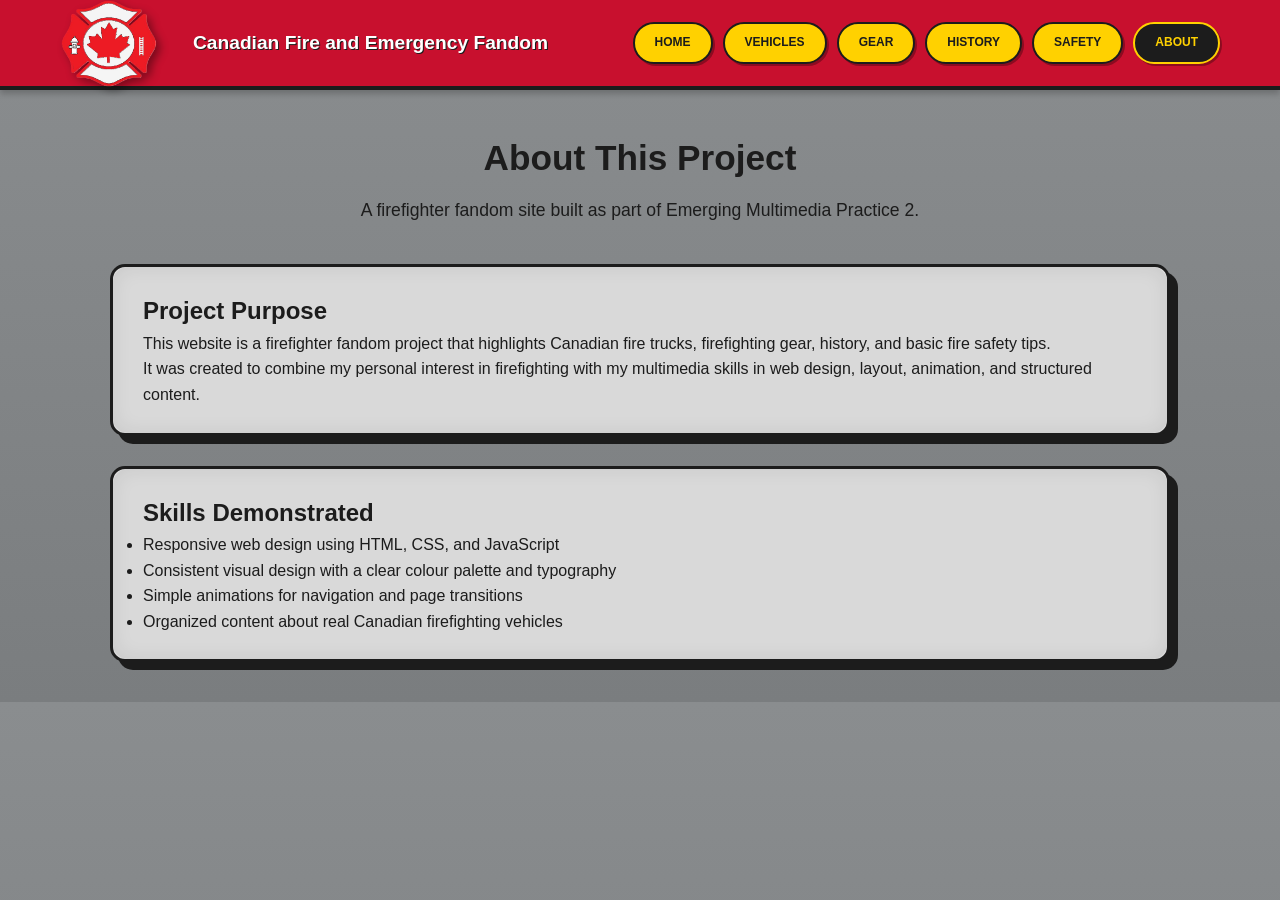
<file: about.html>
<!DOCTYPE html>
<html lang="en">
<head>
  <meta charset="UTF-8">
  <title>About – Canadian Fire Fandom</title>
  <meta name="viewport" content="width=device-width, initial-scale=1.0">
  <link rel="stylesheet" href="CSS/styles.css">
</head>
<body>
<header class="site-header">
  <div class="header-inner">
    <div class="logo-title-group">
      <img src="Assets/Images/Canadian Firefighter Logo for the Website (2).png" alt="Logo" class="logo">
      <span class="site-title">Canadian Fire and Emergency Fandom</span>
    </div>
    <nav class="main-nav" id="mainNav">
      <a href="index.html" class="nav-btn">Home</a>
      <a href="firefighting-vehicles.html" class="nav-btn">Vehicles</a>
      <a href="gear.html" class="nav-btn">Gear</a>
      <a href="history.html" class="nav-btn">History</a>
      <a href="firesafety.html" class="nav-btn">Safety</a>
      <a href="about.html" class="nav-btn active">About</a>
    </nav>
    <div class="hamburger" onclick="document.getElementById('mainNav').classList.toggle('open')">☰</div>
  </div>
</header>

<main class="container">
  <h1 class="page-title">About This Project</h1>
  <p class="page-subtitle">A firefighter fandom site built as part of Emerging Multimedia Practice 2.</p>
  <div class="section-block">
    <h2>Project Purpose</h2>
    <p>This website is a firefighter fandom project that highlights Canadian fire trucks, firefighting gear, history, and basic fire safety tips.</p>
    <p>It was created to combine my personal interest in firefighting with my multimedia skills in web design, layout, animation, and structured content.</p>
  </div>
  <div class="section-block">
    <h2>Skills Demonstrated</h2>
    <ul>
      <li>Responsive web design using HTML, CSS, and JavaScript</li>
      <li>Consistent visual design with a clear colour palette and typography</li>
      <li>Simple animations for navigation and page transitions</li>
      <li>Organized content about real Canadian firefighting vehicles</li>
    </ul>
  </div>
</main>
</body>
</html>
</file>
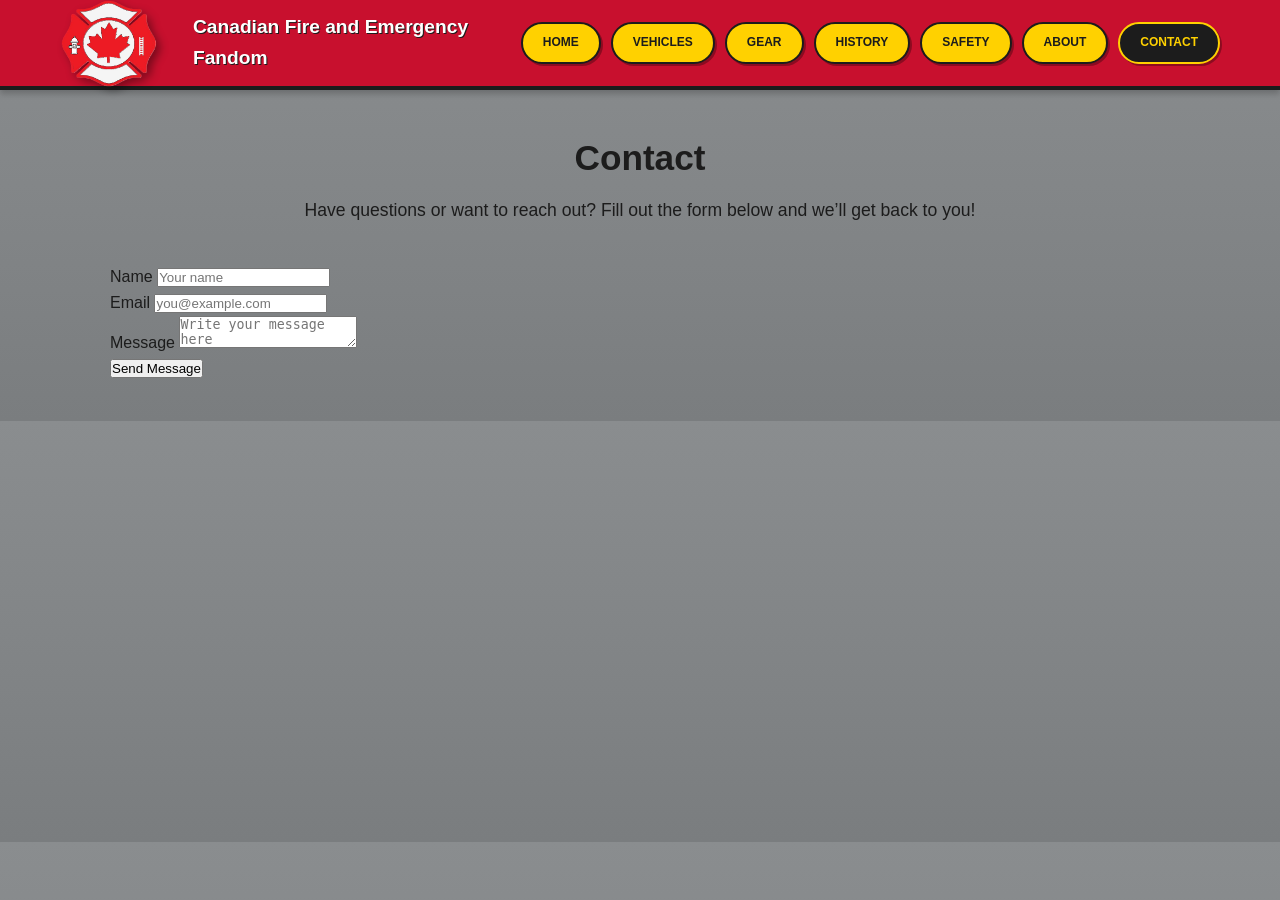
<file: contact.html>
<!DOCTYPE html>
<html lang="en">
<head>
  <meta charset="UTF-8">
  <title>Contact – Canadian Fire Fandom</title>
  <meta name="viewport" content="width=device-width, initial-scale=1.0">
  <link rel="stylesheet" href="CSS/styles.css">
</head>
<body>

<header class="site-header">
  <div class="header-inner">
    <div class="logo-title-group">
      <img src="Assets/Images/Canadian Firefighter Logo for the Website (2).png" alt="Logo" class="logo">
      <span class="site-title">Canadian Fire and Emergency Fandom</span>
    </div>

    <nav class="main-nav" id="mainNav">
      <a href="index.html" class="nav-btn">Home</a>
      <a href="firefighting-vehicles.html" class="nav-btn">Vehicles</a>
      <a href="gear.html" class="nav-btn">Gear</a>
      <a href="history.html" class="nav-btn">History</a>
      <a href="firesafety.html" class="nav-btn">Safety</a>
      <a href="about.html" class="nav-btn">About</a>
      <a href="contact.html" class="nav-btn active">Contact</a>
    </nav>

    <div class="hamburger" onclick="document.getElementById('mainNav').classList.toggle('open')">☰</div>
  </div>
</header>

<main class="container">
  <h1 class="page-title">Contact</h1>
  <p class="page-subtitle" style="text-align:center; margin-bottom:40px;">
    Have questions or want to reach out? Fill out the form below and we’ll get back to you!
  </p>

  <form class="contact-form">
    <div>
      <label for="name">Name</label>
      <input type="text" id="name" placeholder="Your name">
    </div>

    <div>
      <label for="email">Email</label>
      <input type="email" id="email" placeholder="you@example.com">
    </div>

    <div>
      <label for="message">Message</label>
      <textarea id="message" placeholder="Write your message here"></textarea>
    </div>

    <button type="submit">Send Message</button>
  </form>
</main>

</body>
</html>
</file>
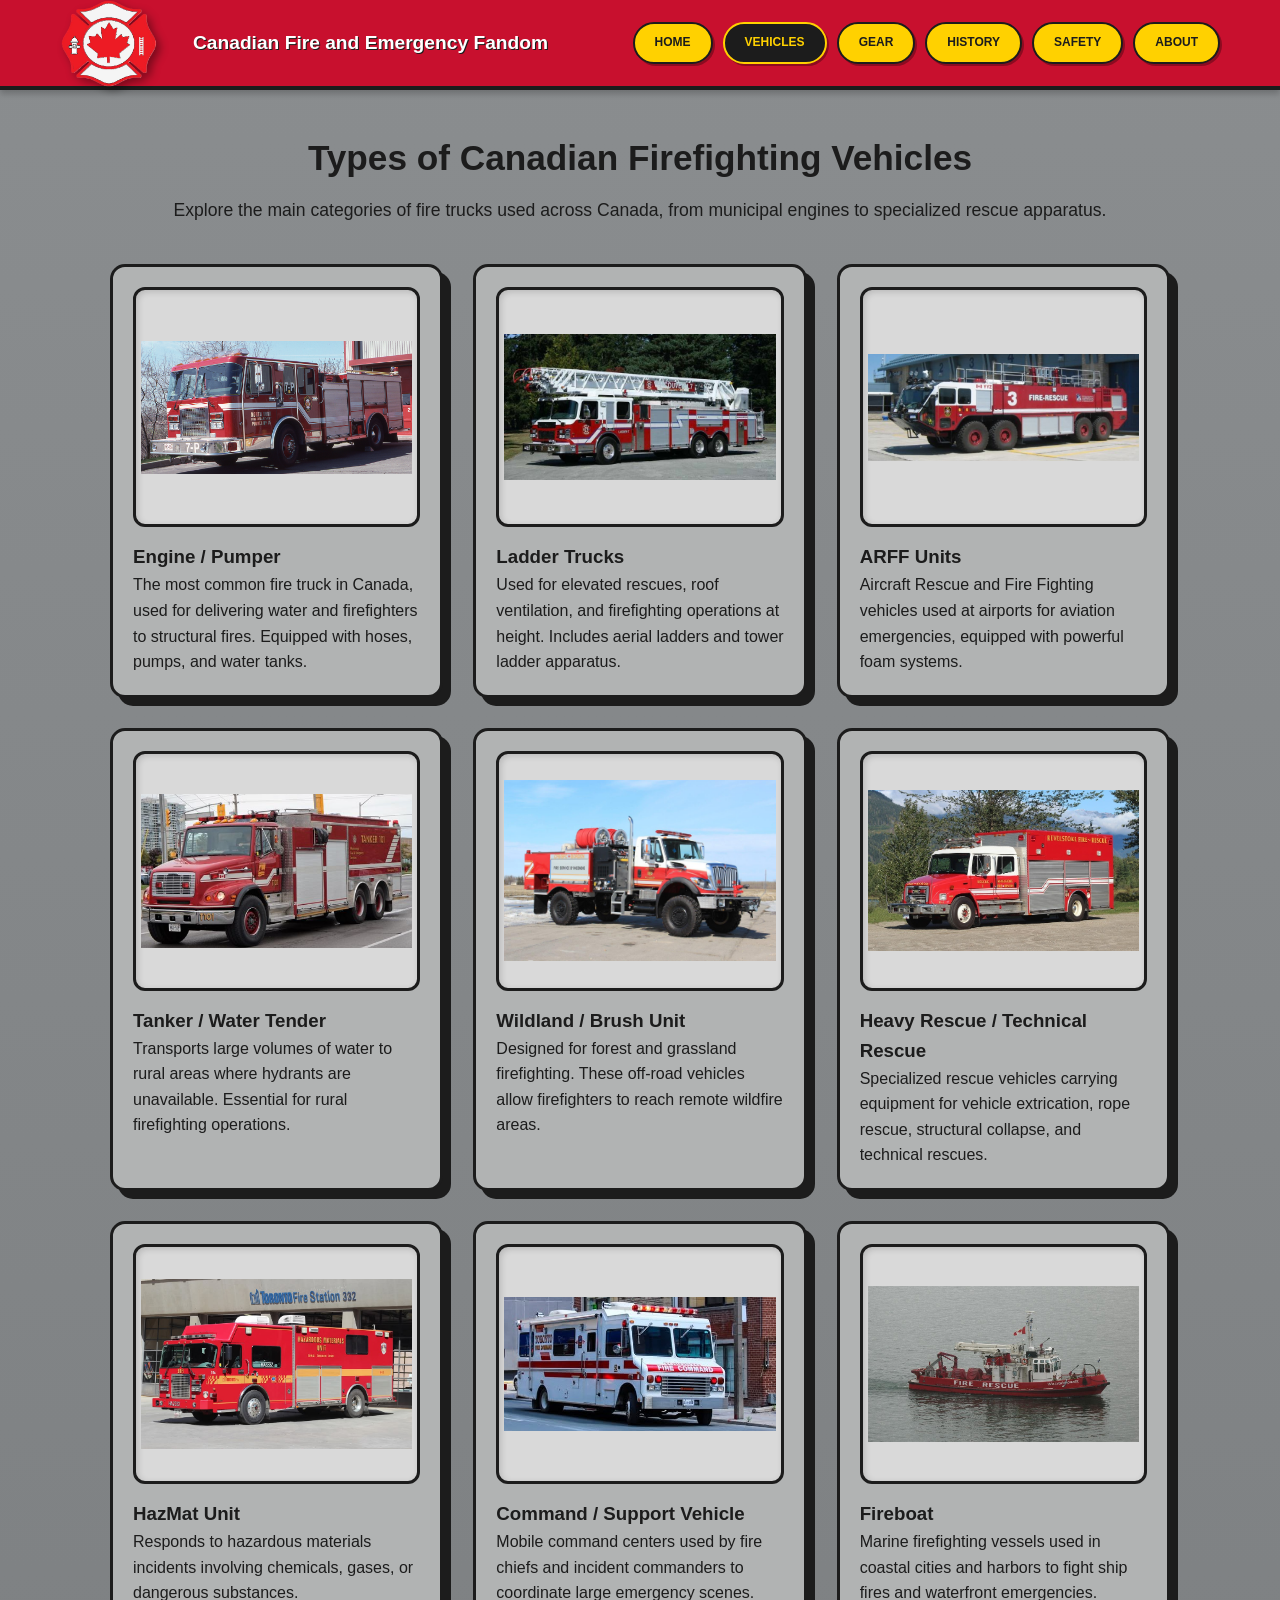
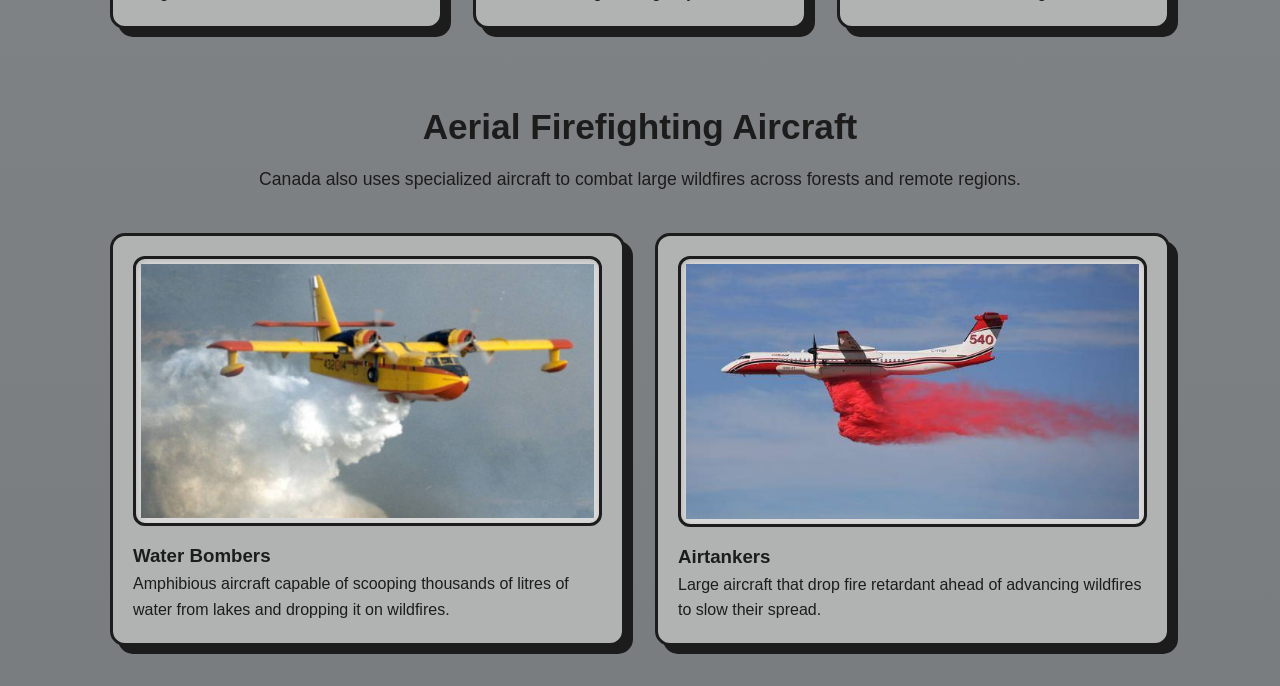
<file: firefighting-vehicles.html>
<!DOCTYPE html>
<html lang="en">
<head>
  <meta charset="UTF-8">
  <title>Vehicles – Canadian Fire Fandom</title>
  <meta name="viewport" content="width=device-width, initial-scale=1.0">
  <link rel="stylesheet" href="CSS/styles.css">
</head>

<body>

<header class="site-header">
  <div class="header-inner">
    <div class="logo-title-group">
      <img src="Assets/Images/Canadian Firefighter Logo for the Website (2).png" alt="Logo" class="logo">
      <span class="site-title">Canadian Fire and Emergency Fandom</span>
    </div>

    <nav class="main-nav" id="mainNav">
      <a href="index.html" class="nav-btn">Home</a>
      <a href="firefighting-vehicles.html" class="nav-btn active">Vehicles</a>
      <a href="gear.html" class="nav-btn">Gear</a>
      <a href="history.html" class="nav-btn">History</a>
      <a href="firesafety.html" class="nav-btn">Safety</a>
      <a href="about.html" class="nav-btn">About</a>
    </nav>

    <div class="hamburger" onclick="document.getElementById('mainNav').classList.toggle('open')">☰</div>
  </div>
</header>


<main class="container">

<h1 class="page-title">Types of Canadian Firefighting Vehicles</h1>
<p class="page-subtitle">
Explore the main categories of fire trucks used across Canada, from municipal engines to specialized rescue apparatus.
</p>


<div class="item-grid">

<!-- Engine / Pumper -->
<div class="item-card">
<div class="image-crop">
<img src="Assets/Screenshot 2026-03-05 162327.png" alt="Engine / Pumper">
</div>
<h3>Engine / Pumper</h3>
<p>The most common fire truck in Canada, used for delivering water and firefighters to structural fires. Equipped with hoses, pumps, and water tanks.</p>
</div>

<!-- Ladder Trucks -->
<div class="item-card">
<div class="image-crop">
<img src="Assets/Aerial Ladder Truck.jpg" alt="Ladder Truck">
</div>
<h3>Ladder Trucks</h3>
<p>Used for elevated rescues, roof ventilation, and firefighting operations at height. Includes aerial ladders and tower ladder apparatus.</p>
</div>

<!-- ARFF -->
<div class="item-card">
<div class="image-crop">
<img src="Assets/Screenshot 2026-03-05 161255.png" alt="ARFF">
</div>
<h3>ARFF Units</h3>
<p>Aircraft Rescue and Fire Fighting vehicles used at airports for aviation emergencies, equipped with powerful foam systems.</p>
</div>

<!-- Tanker -->
<div class="item-card">
<div class="image-crop">
<img src="Assets/Tanker Trucks.png" alt="Tanker Truck">
</div>
<h3>Tanker / Water Tender</h3>
<p>Transports large volumes of water to rural areas where hydrants are unavailable. Essential for rural firefighting operations.</p>
</div>

<!-- Wildland -->
<div class="item-card">
<div class="image-crop">
<img src="Assets/Wildland Firefighting Unit.jpg" alt="Wildland Unit">
</div>
<h3>Wildland / Brush Unit</h3>
<p>Designed for forest and grassland firefighting. These off-road vehicles allow firefighters to reach remote wildfire areas.</p>
</div>

<!-- Heavy Rescue -->
<div class="item-card">
<div class="image-crop">
<img src="Assets/British Columbia Heavy Rescue Vehicle.jpg" alt="Heavy Rescue">
</div>
<h3>Heavy Rescue / Technical Rescue</h3>
<p>Specialized rescue vehicles carrying equipment for vehicle extrication, rope rescue, structural collapse, and technical rescues.</p>
</div>

<!-- HazMat -->
<div class="item-card">
<div class="image-crop">
<img src="Assets/Toronto Hazmat Unit 332.jpg" alt="HazMat">
</div>
<h3>HazMat Unit</h3>
<p>Responds to hazardous materials incidents involving chemicals, gases, or dangerous substances.</p>
</div>

<!-- Command -->
<div class="item-card">
<div class="image-crop">
<img src="Assets/Toronto Fire Command Unit (CMD50).jpg" alt="Command Unit">
</div>
<h3>Command / Support Vehicle</h3>
<p>Mobile command centers used by fire chiefs and incident commanders to coordinate large emergency scenes.</p>
</div>

<!-- Fireboat -->
<div class="item-card">
<div class="image-crop">
<img src="Assets/Fireboat.jpg" alt="Fireboat">
</div>
<h3>Fireboat</h3>
<p>Marine firefighting vessels used in coastal cities and harbors to fight ship fires and waterfront emergencies.</p>
</div>

</div>

<!-- AIRCRAFT SECTION -->

<h1 class="page-title" style="margin-top:70px;">Aerial Firefighting Aircraft</h1>

<p class="page-subtitle">
Canada also uses specialized aircraft to combat large wildfires across forests and remote regions.
</p>

<div class="item-grid">

<div class="item-card">
<div class="image-crop">
<img src="Assets/Canadair CL-215 (Water Bomber).jpg" alt="Water Bomber">
</div>
<h3>Water Bombers</h3>
<p>Amphibious aircraft capable of scooping thousands of litres of water from lakes and dropping it on wildfires.</p>
</div>

<div class="item-card">
<div class="image-crop">
<img src="Assets/Canadian Firefighting Air Tanker.jpg" alt="Airtanker">
</div>
<h3>Airtankers</h3>
<p>Large aircraft that drop fire retardant ahead of advancing wildfires to slow their spread.</p>
</div>

</main>

</body>
</html>
</file>
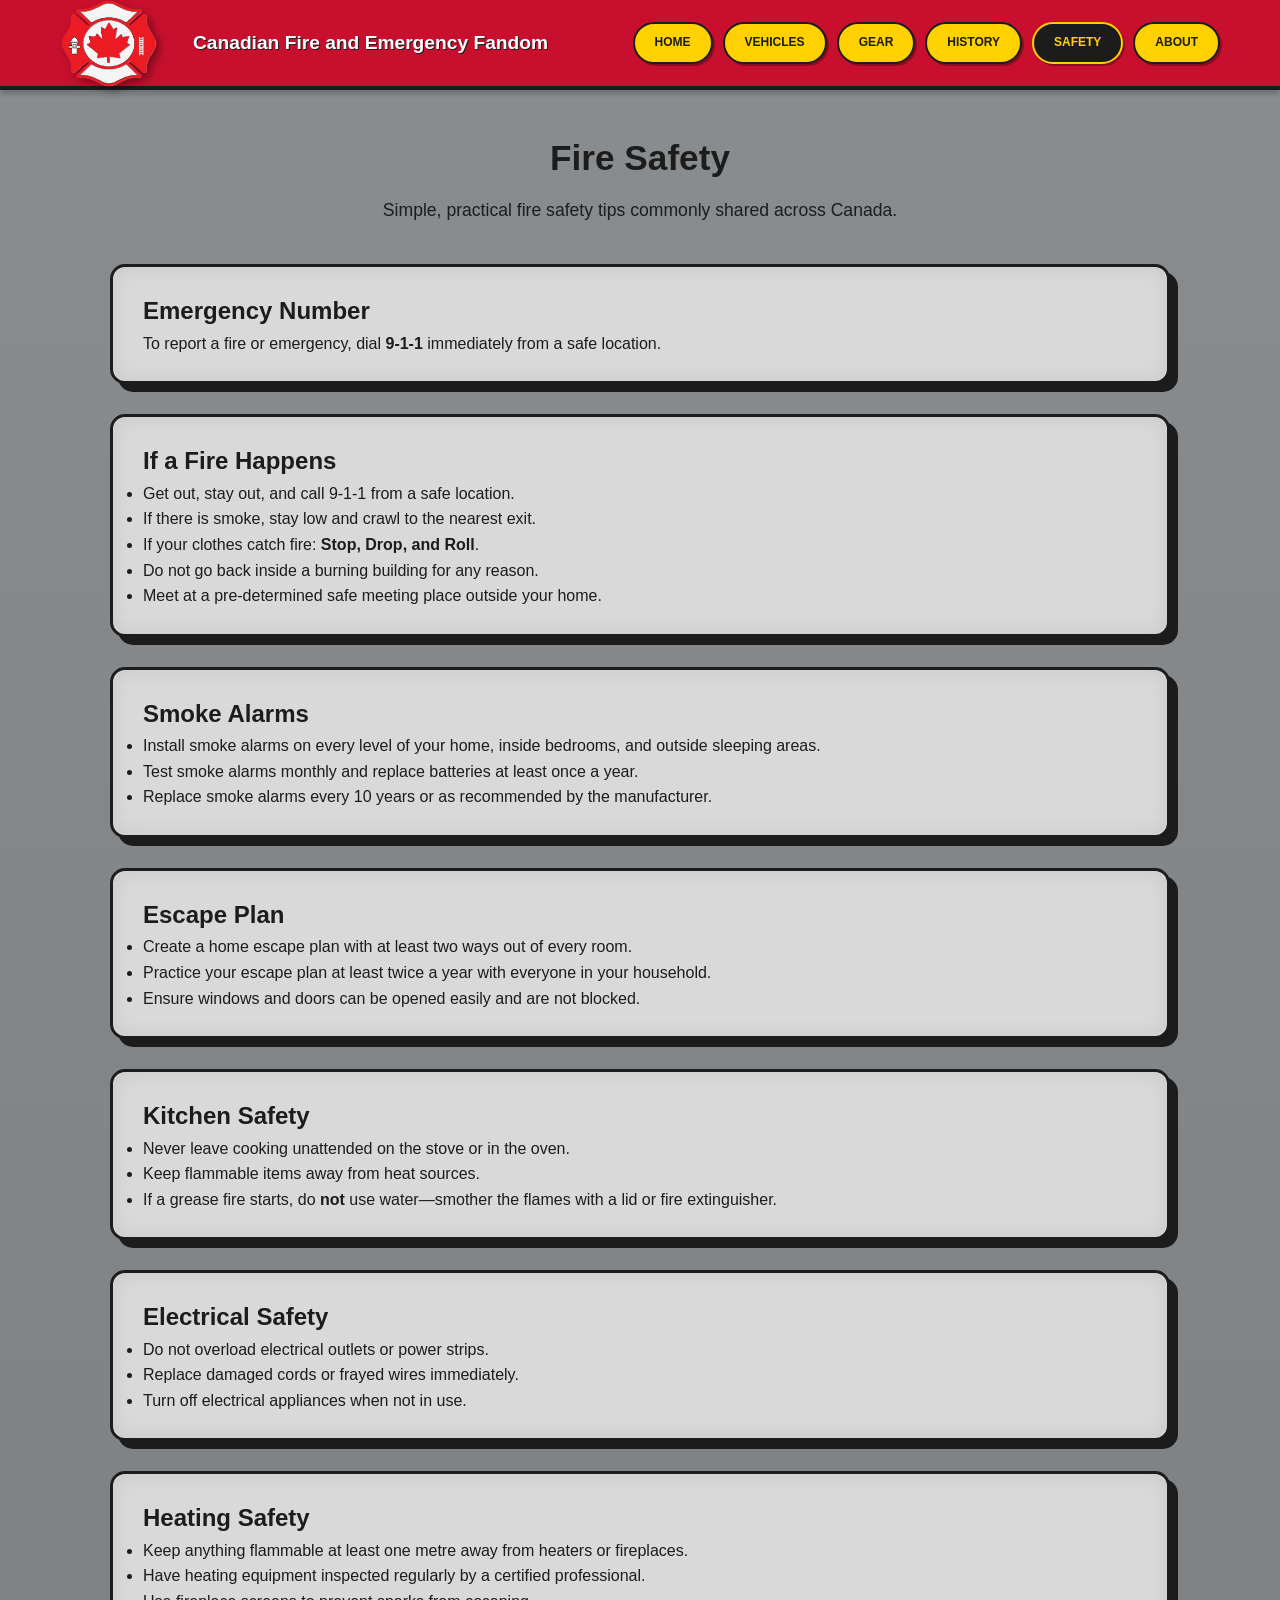
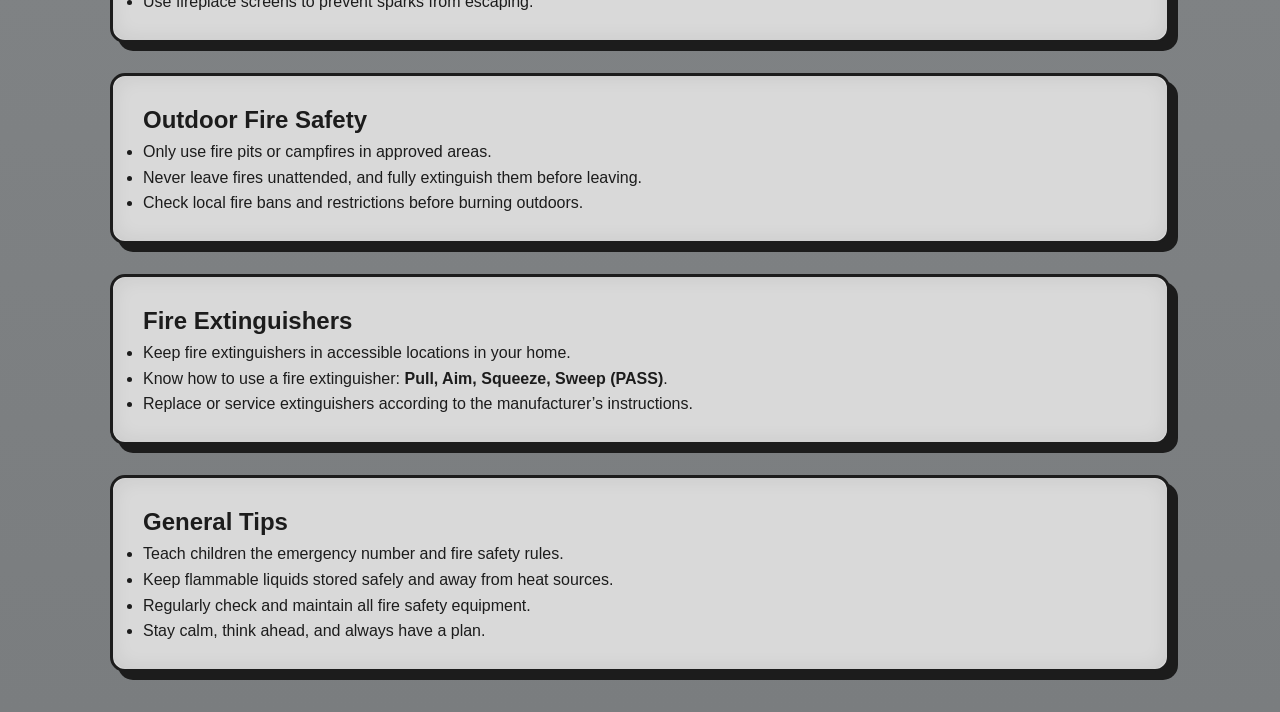
<file: firesafety.html>
<!DOCTYPE html>
<html lang="en">
<head>
  <meta charset="UTF-8">
  <title>Fire Safety – Canadian Fire and Emergency Fandom</title>
  <meta name="viewport" content="width=device-width, initial-scale=1.0">
  <link rel="stylesheet" href="CSS/styles.css">
</head>
<body>
<header class="site-header">
  <div class="header-inner">
    <div class="logo-title-group">
      <img src="Assets/Images/Canadian Firefighter Logo for the Website (2).png" alt="Logo" class="logo">
      <span class="site-title">Canadian Fire and Emergency Fandom</span>
    </div>
    <nav class="main-nav" id="mainNav">
      <a href="index.html" class="nav-btn">Home</a>
      <a href="firefighting-vehicles.html" class="nav-btn">Vehicles</a>
      <a href="gear.html" class="nav-btn">Gear</a>
      <a href="history.html" class="nav-btn">History</a>
      <a href="firesafety.html" class="nav-btn active">Safety</a>
      <a href="about.html" class="nav-btn">About</a>
    </nav>
    <div class="hamburger" onclick="document.getElementById('mainNav').classList.toggle('open')">☰</div>
  </div>
</header>

<main class="container">
  <h1 class="page-title">Fire Safety</h1>
  <p class="page-subtitle">Simple, practical fire safety tips commonly shared across Canada.</p>

  <div class="section-block">
    <h2>Emergency Number</h2>
    <p>To report a fire or emergency, dial <strong>9-1-1</strong> immediately from a safe location.</p>
  </div>

  <div class="section-block">
    <h2>If a Fire Happens</h2>
    <ul>
      <li>Get out, stay out, and call 9-1-1 from a safe location.</li>
      <li>If there is smoke, stay low and crawl to the nearest exit.</li>
      <li>If your clothes catch fire: <strong>Stop, Drop, and Roll</strong>.</li>
      <li>Do not go back inside a burning building for any reason.</li>
      <li>Meet at a pre-determined safe meeting place outside your home.</li>
    </ul>
  </div>

  <div class="section-block">
    <h2>Smoke Alarms</h2>
    <ul>
      <li>Install smoke alarms on every level of your home, inside bedrooms, and outside sleeping areas.</li>
      <li>Test smoke alarms monthly and replace batteries at least once a year.</li>
      <li>Replace smoke alarms every 10 years or as recommended by the manufacturer.</li>
    </ul>
  </div>

  <div class="section-block">
    <h2>Escape Plan</h2>
    <ul>
      <li>Create a home escape plan with at least two ways out of every room.</li>
      <li>Practice your escape plan at least twice a year with everyone in your household.</li>
      <li>Ensure windows and doors can be opened easily and are not blocked.</li>
    </ul>
  </div>

  <div class="section-block">
    <h2>Kitchen Safety</h2>
    <ul>
      <li>Never leave cooking unattended on the stove or in the oven.</li>
      <li>Keep flammable items away from heat sources.</li>
      <li>If a grease fire starts, do <strong>not</strong> use water—smother the flames with a lid or fire extinguisher.</li>
    </ul>
  </div>

  <div class="section-block">
    <h2>Electrical Safety</h2>
    <ul>
      <li>Do not overload electrical outlets or power strips.</li>
      <li>Replace damaged cords or frayed wires immediately.</li>
      <li>Turn off electrical appliances when not in use.</li>
    </ul>
  </div>

  <div class="section-block">
    <h2>Heating Safety</h2>
    <ul>
      <li>Keep anything flammable at least one metre away from heaters or fireplaces.</li>
      <li>Have heating equipment inspected regularly by a certified professional.</li>
      <li>Use fireplace screens to prevent sparks from escaping.</li>
    </ul>
  </div>

  <div class="section-block">
    <h2>Outdoor Fire Safety</h2>
    <ul>
      <li>Only use fire pits or campfires in approved areas.</li>
      <li>Never leave fires unattended, and fully extinguish them before leaving.</li>
      <li>Check local fire bans and restrictions before burning outdoors.</li>
    </ul>
  </div>

  <div class="section-block">
    <h2>Fire Extinguishers</h2>
    <ul>
      <li>Keep fire extinguishers in accessible locations in your home.</li>
      <li>Know how to use a fire extinguisher: <strong>Pull, Aim, Squeeze, Sweep (PASS)</strong>.</li>
      <li>Replace or service extinguishers according to the manufacturer’s instructions.</li>
    </ul>
  </div>

  <div class="section-block">
    <h2>General Tips</h2>
    <ul>
      <li>Teach children the emergency number and fire safety rules.</li>
      <li>Keep flammable liquids stored safely and away from heat sources.</li>
      <li>Regularly check and maintain all fire safety equipment.</li>
      <li>Stay calm, think ahead, and always have a plan.</li>
    </ul>
  </div>
</main>
</body>
</html>
</file>
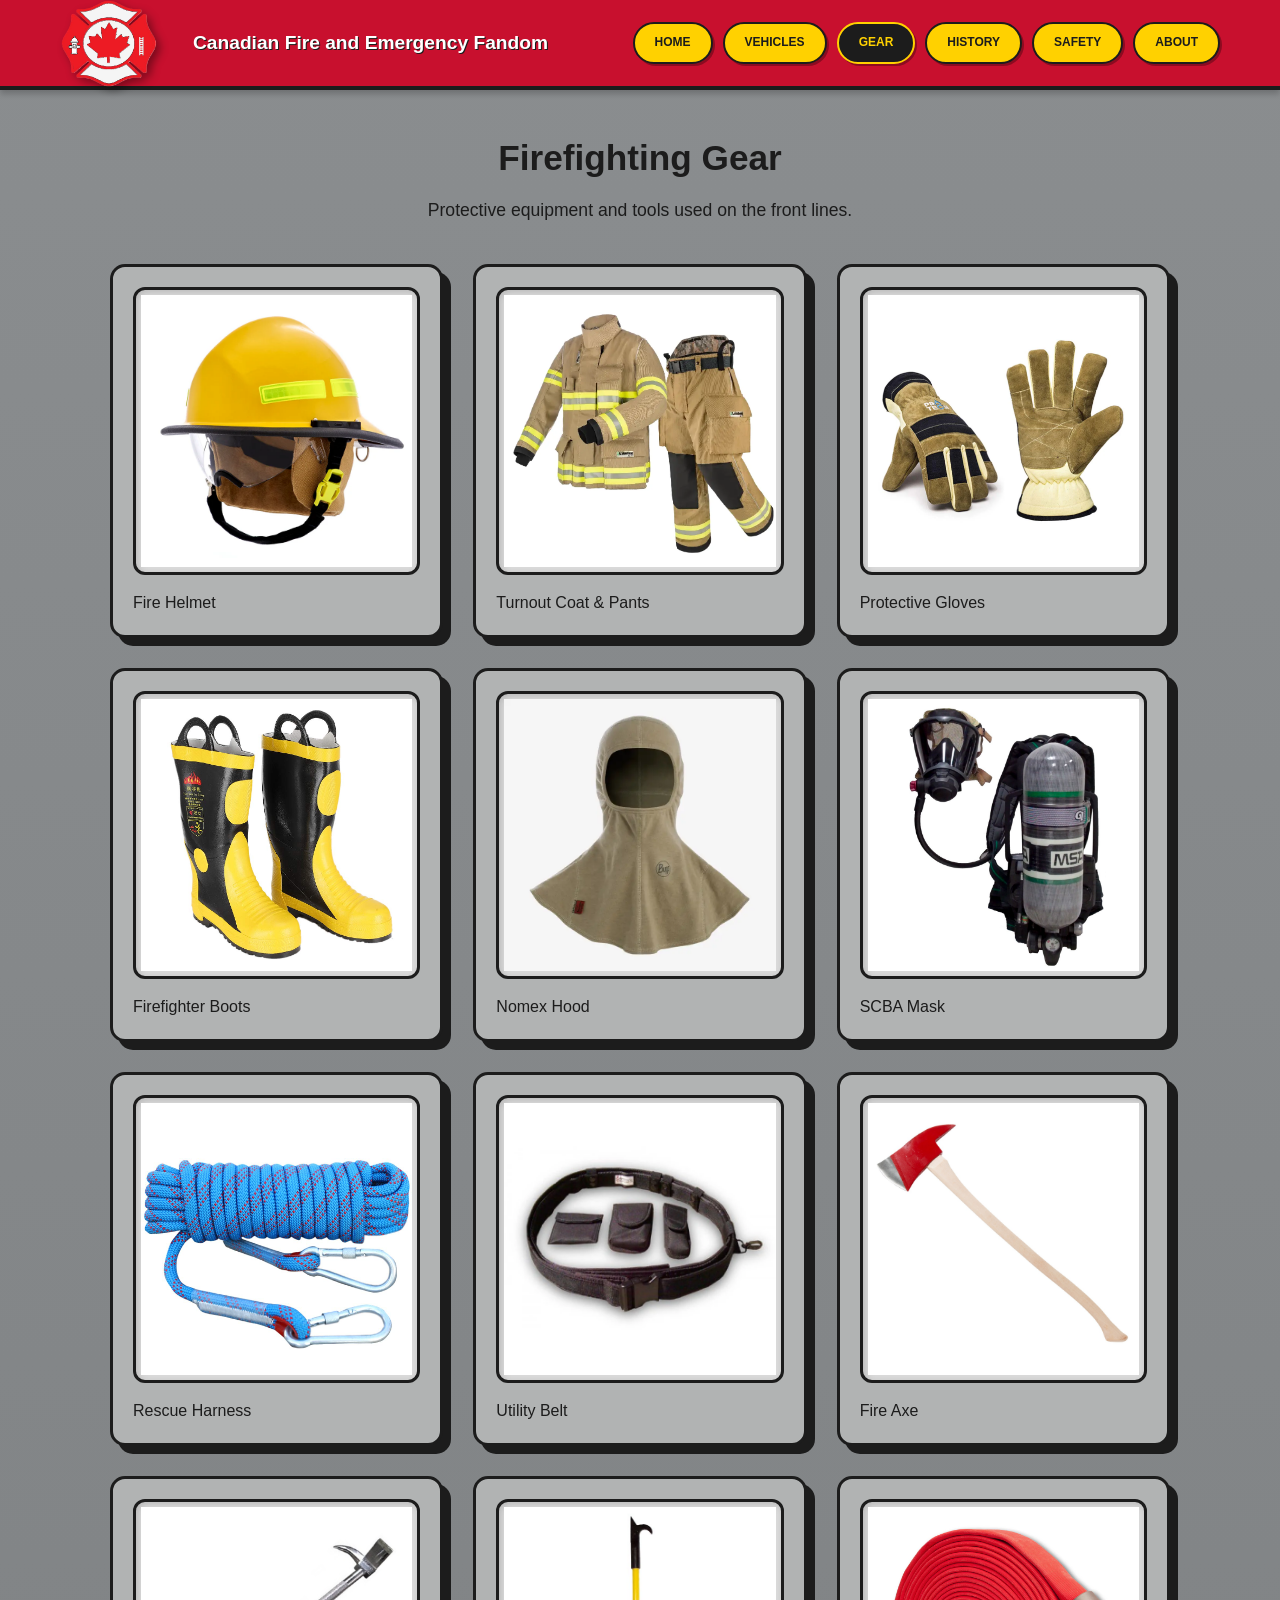
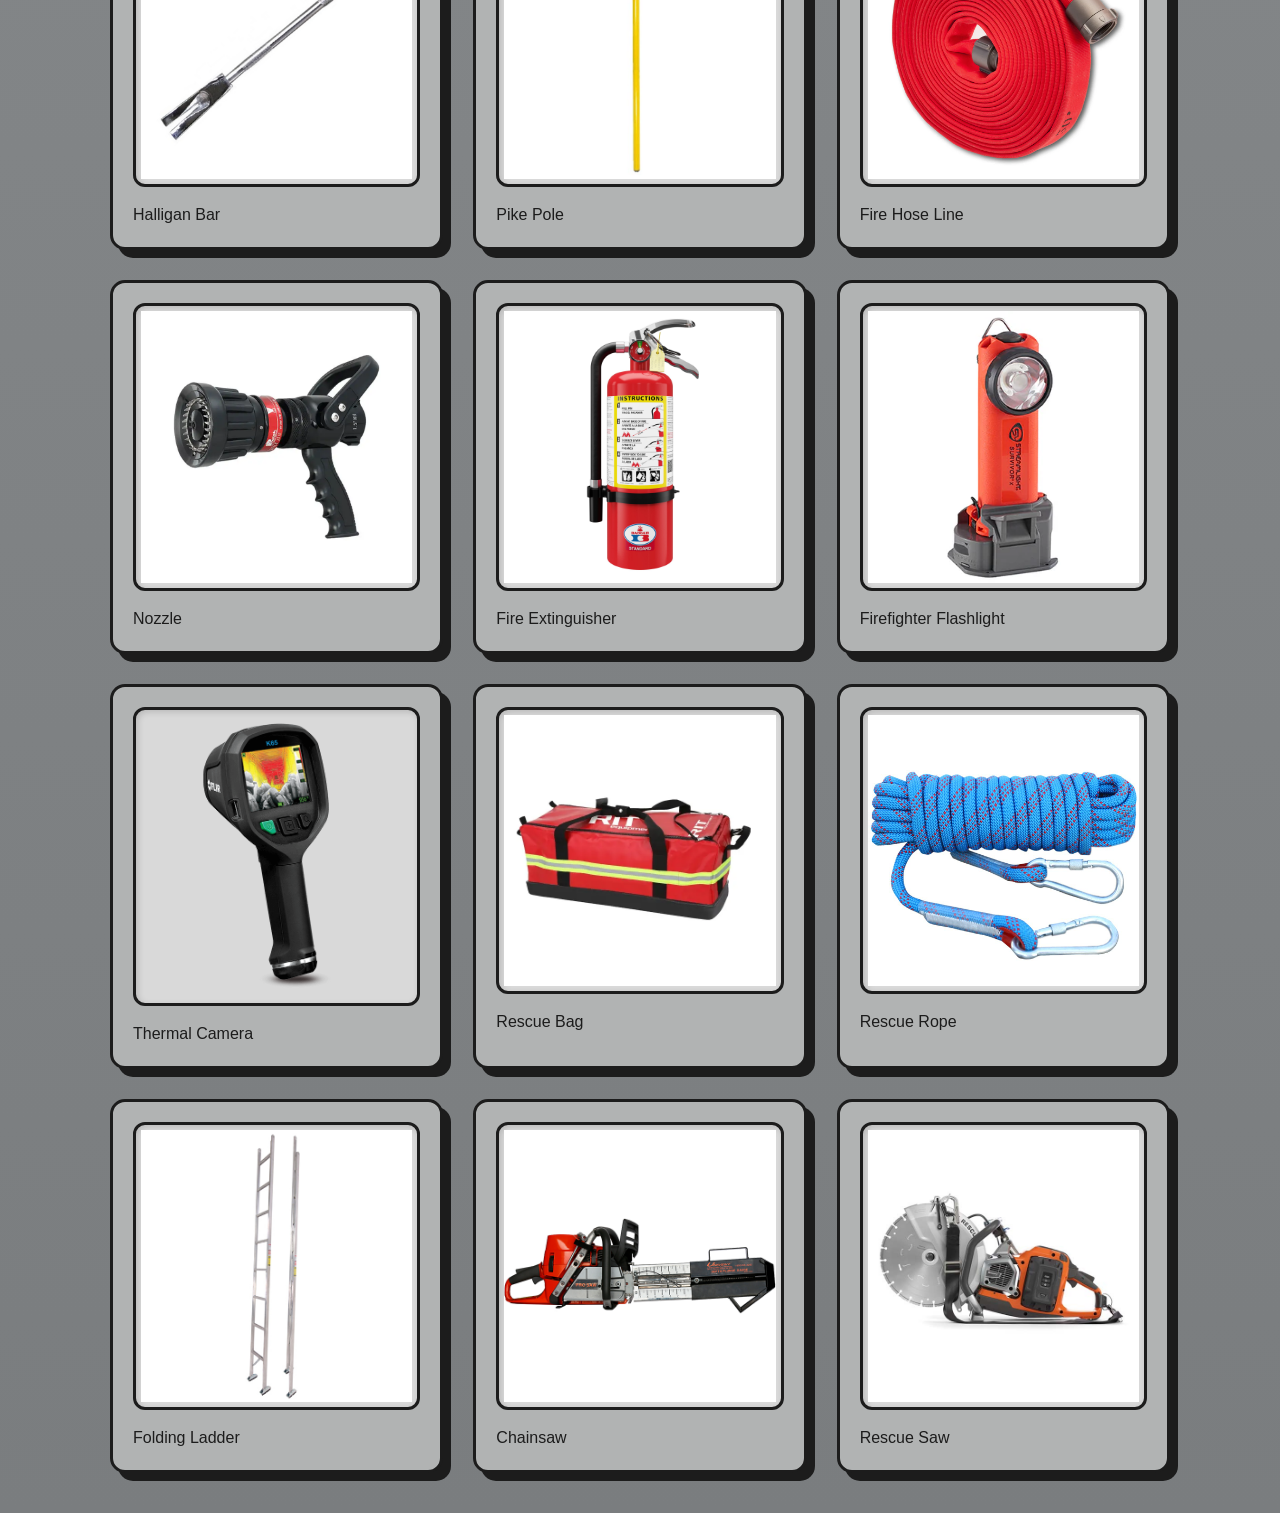
<file: gear.html>
<!DOCTYPE html>
<html lang="en">
<head>
  <meta charset="UTF-8">
  <title>Gear – Canadian Fire Fandom</title>
  <meta name="viewport" content="width=device-width, initial-scale=1.0">
  <link rel="stylesheet" href="CSS/styles.css">
</head>
<body>
<header class="site-header">
  <div class="header-inner">
    <div class="logo-title-group">
      <img src="Assets/Images/Canadian Firefighter Logo for the Website (2).png" alt="Logo" class="logo">
      <span class="site-title">Canadian Fire and Emergency Fandom</span>
    </div>
    <nav class="main-nav" id="mainNav">
      <a href="index.html" class="nav-btn">Home</a>
      <a href="firefighting-vehicles.html" class="nav-btn">Vehicles</a>
      <a href="gear.html" class="nav-btn active">Gear</a>
      <a href="history.html" class="nav-btn">History</a>
      <a href="firesafety.html" class="nav-btn">Safety</a>
      <a href="about.html" class="nav-btn">About</a>
    </nav>
    <div class="hamburger" onclick="document.getElementById('mainNav').classList.toggle('open')">☰</div>
  </div>
</header>

<main class="container">
  <h1 class="page-title">Firefighting Gear</h1>
  <p class="page-subtitle">Protective equipment and tools used on the front lines.</p>
  
  <div class="truck-grid">
    <!-- Worn Gear -->
    <div class="truck-card">
      <div class="image-crop"><img src="Assets/Firefighting Equipment and Gear/Fire Helmet.webp" alt="Helmet"></div>
      <span class="truck-btn">Fire Helmet</span>
    </div>
    <div class="truck-card">
      <div class="image-crop"><img src="Assets/Firefighting Equipment and Gear/Turnout Gear.webp" alt="Turnout Gear (Pants and Jacket)"></div>
      <span class="truck-btn">Turnout Coat & Pants</span>
    </div>
    <div class="truck-card">
      <div class="image-crop"><img src="Assets/Firefighting Equipment and Gear/Firefighting Gloves.webp" alt="Gloves"></div>
      <span class="truck-btn">Protective Gloves</span>
    </div>
    <div class="truck-card">
      <div class="image-crop"><img src="Assets/Firefighting Equipment and Gear/Firefighting Boots.jpg" alt="Boots"></div>
      <span class="truck-btn">Firefighter Boots</span>
    </div>
    <div class="truck-card">
      <div class="image-crop"><img src="Assets/Firefighting Equipment and Gear/Nomex Hood.webp" alt="Nomex Hood"></div>
      <span class="truck-btn">Nomex Hood</span>
    </div>
    <div class="truck-card">
      <div class="image-crop"><img src="Assets/Firefighting Equipment and Gear/SCBA (Self Contained Breathing Apparatus).jpg" alt="SCBA"></div>
      <span class="truck-btn">SCBA Mask</span>
    </div>
    <div class="truck-card">
      <div class="image-crop"><img src="Assets/Firefighting Equipment and Gear/Rescue Rope.jpg"Cam alt="Rescue Harness"></div>
      <span class="truck-btn">Rescue Harness</span>
    </div>
    <div class="truck-card">
      <div class="image-crop"><img src="Assets/Firefighting Equipment and Gear/Utility Belt.webp" alt="Utility Belt"></div>
      <span class="truck-btn">Utility Belt</span>
    </div>

    <!-- Handheld Equipment -->
    <div class="truck-card">
      <div class="image-crop"><img src="Assets/Firefighting Equipment and Gear/Fire Axe.jpg" alt="Fire Axe"></div>
      <span class="truck-btn">Fire Axe</span>
    </div>
    <div class="truck-card">
      <div class="image-crop"><img src="Assets/Firefighting Equipment and Gear/Haligan Bar.jpg" alt="Halligan Bar"></div>
      <span class="truck-btn">Halligan Bar</span>
    </div>
    <div class="truck-card">
      <div class="image-crop"><img src="Assets/Firefighting Equipment and Gear/Pike Pole.jpg" alt="Pike Pole"></div>
      <span class="truck-btn">Pike Pole</span>
    </div>
    <div class="truck-card">
      <div class="image-crop"><img src="Assets/Firefighting Equipment and Gear/Fire Hose Line.png" alt="Fire Hose"></div>
      <span class="truck-btn">Fire Hose Line</span>
    </div>
        <div class="truck-card">
      <div class="image-crop"><img src="Assets/Firefighting Equipment and Gear/Nozzle.webp" alt="Nozzle"></div>
      <span class="truck-btn">Nozzle</span>
    </div>
    <div class="truck-card">
      <div class="image-crop"><img src="Assets/Firefighting Equipment and Gear/Fire Extinguisher.jpg" alt="Fire Extinguisher"></div>
      <span class="truck-btn">Fire Extinguisher</span>
    </div>
    <div class="truck-card">
      <div class="image-crop"><img src="Assets/Firefighting Equipment and Gear/Flashlight.webp" alt="Flashlight"></div>
      <span class="truck-btn">Firefighter Flashlight</span>
    </div>
    <div class="truck-card">
      <div class="image-crop"><img src="Assets/Firefighting Equipment and Gear/Thermal Imaging Camera.png" alt="Thermal Camera"></div>
      <span class="truck-btn">Thermal Camera</span>
    </div>
    <div class="truck-card">
      <div class="image-crop"><img src="Assets/Firefighting Equipment and Gear/Rescue Bag.webp" alt="Rescue Bag"></div>
      <span class="truck-btn">Rescue Bag</span>
    </div>
    <div class="truck-card">
      <div class="image-crop"><img src="Assets/Firefighting Equipment and Gear/Rescue Rope.jpg" alt="Rescue Rope"></div>
      <span class="truck-btn">Rescue Rope</span>
    </div>
    <div class="truck-card">
      <div class="image-crop"><img src="Assets/Firefighting Equipment and Gear/Folding Ladder.jpg" alt="Folding Ladder"></div>
      <span class="truck-btn">Folding Ladder</span>
    </div>
    <div class="truck-card">
      <div class="image-crop"><img src="Assets/Firefighting Equipment and Gear/Chainsaw.jpg" alt="Chainsaw"></div>
      <span class="truck-btn">Chainsaw</span>
    </div>
    <div class="truck-card">
      <div class="image-crop"><img src="Assets/Firefighting Equipment and Gear/Rescue Saw.jpg" alt="Rescue Saw"></div>
      <span class="truck-btn">Rescue Saw</span>
    </div>
  </div>
</main>
</body>
</html>
</file>
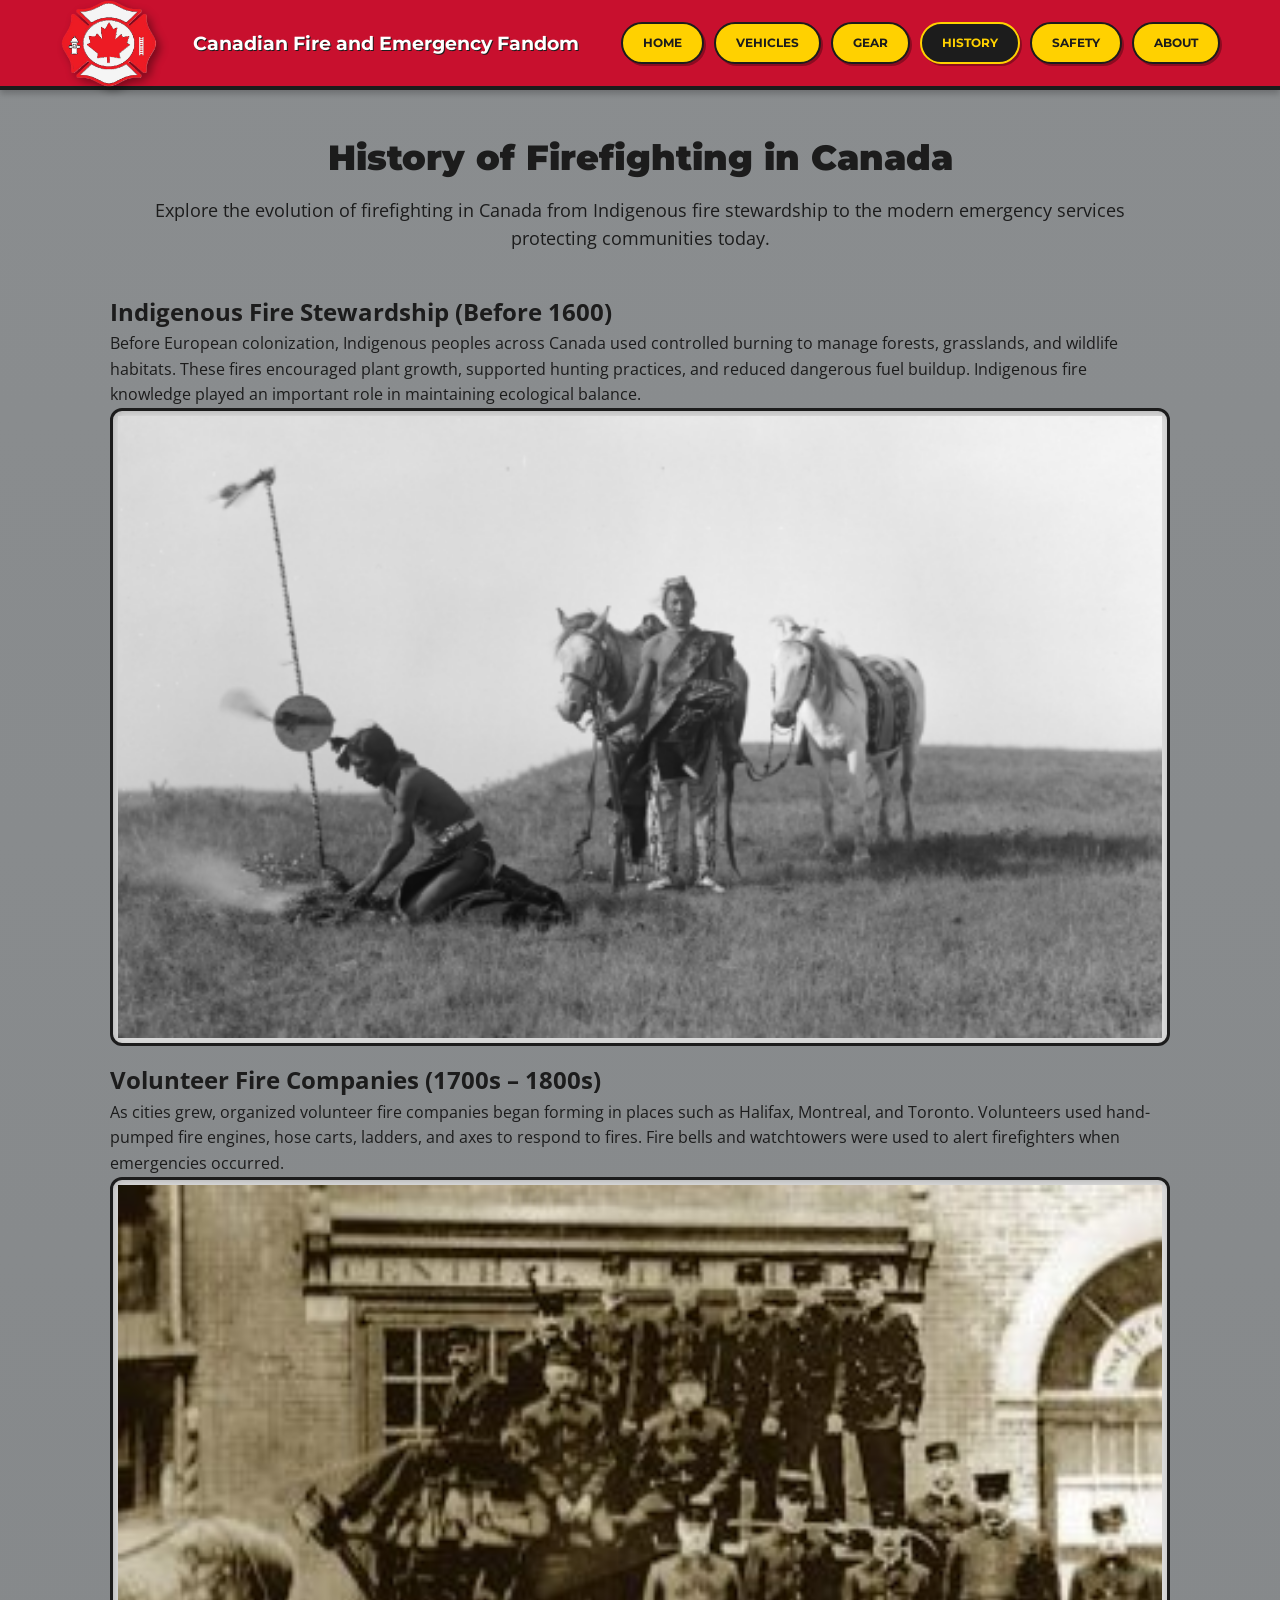
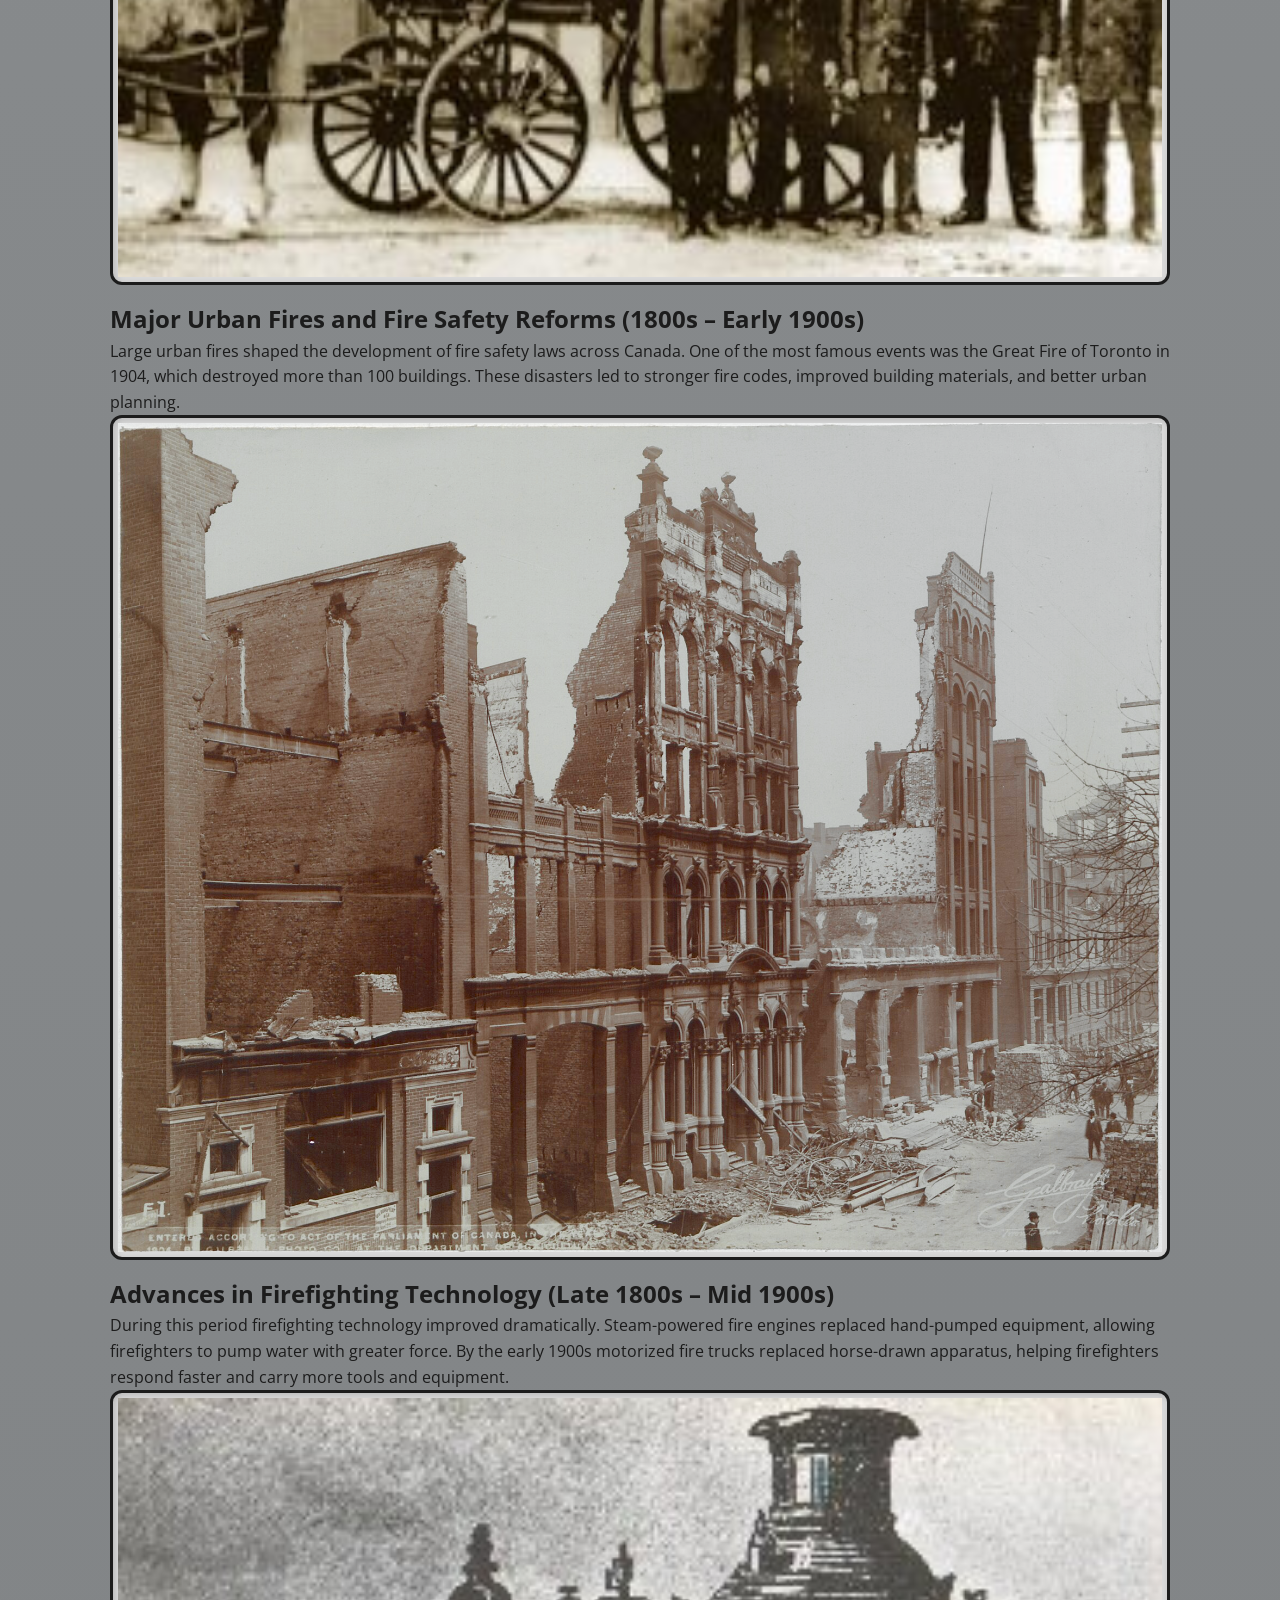
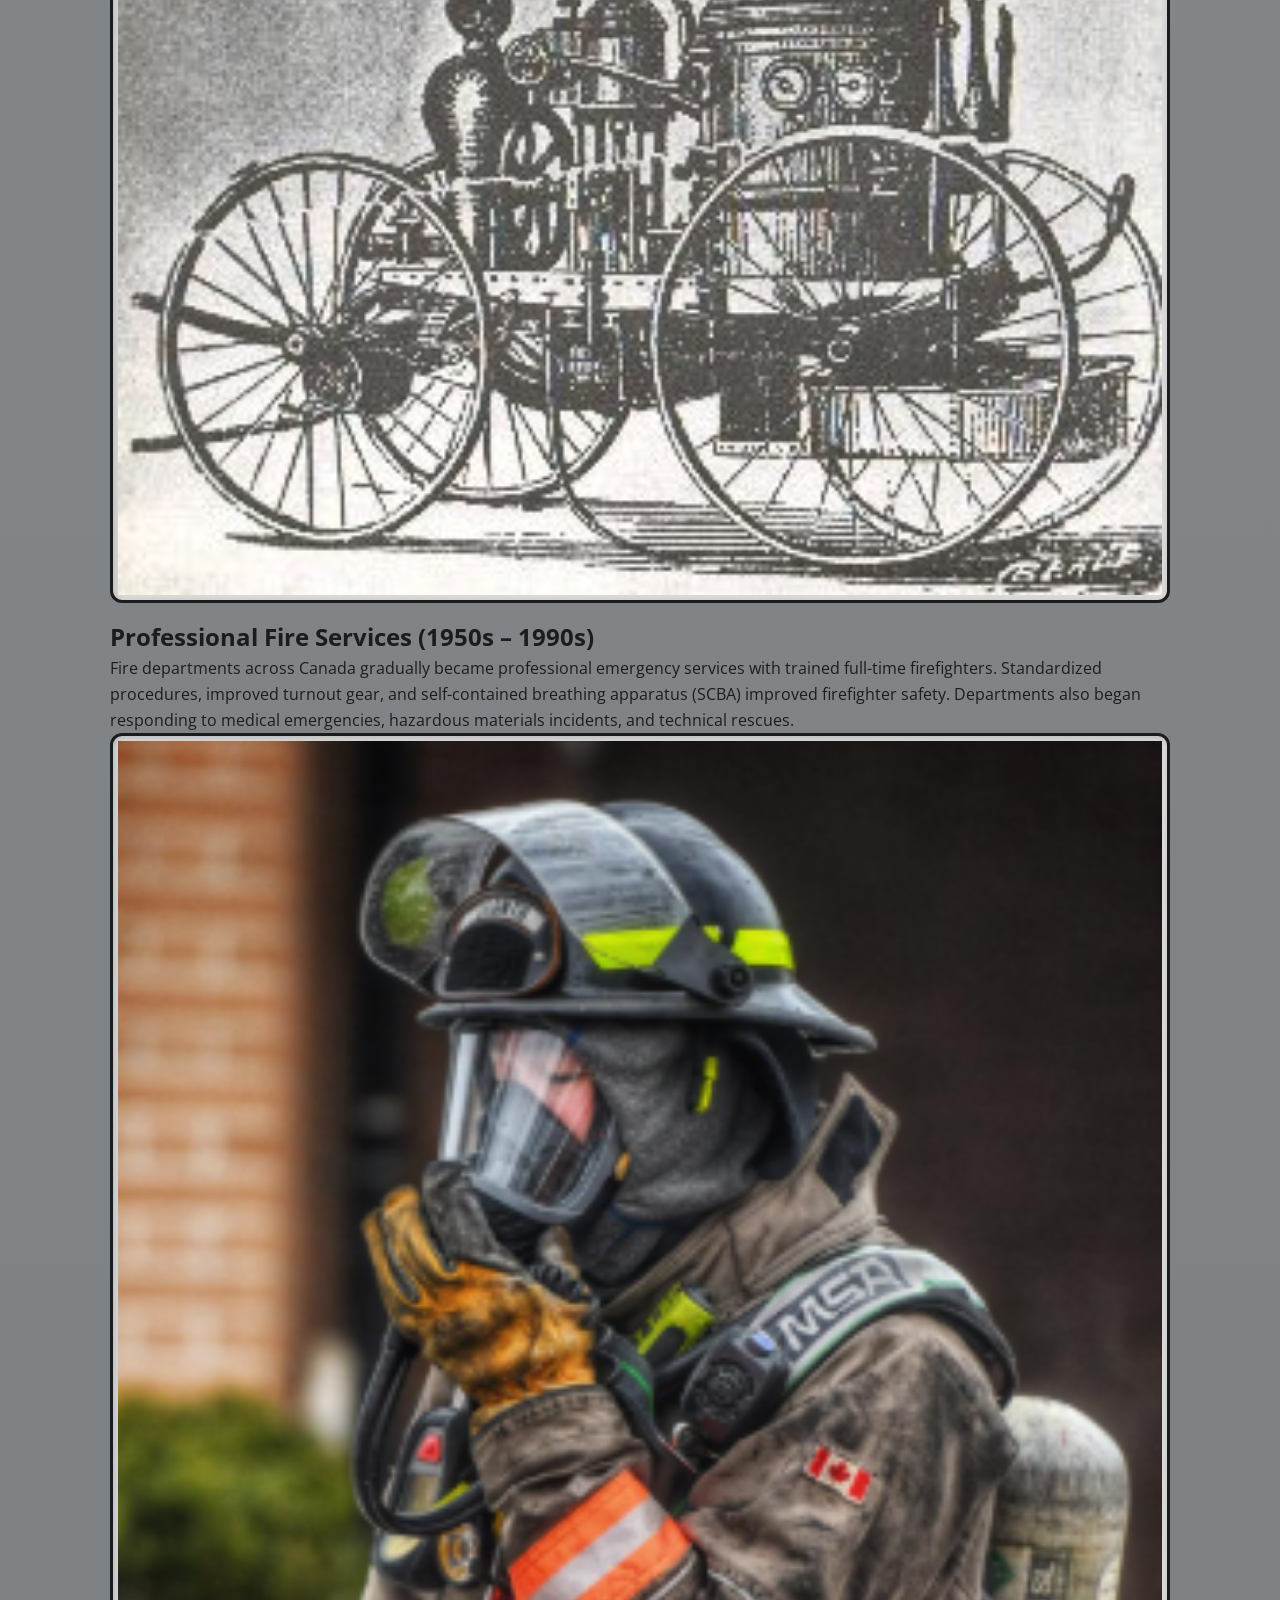
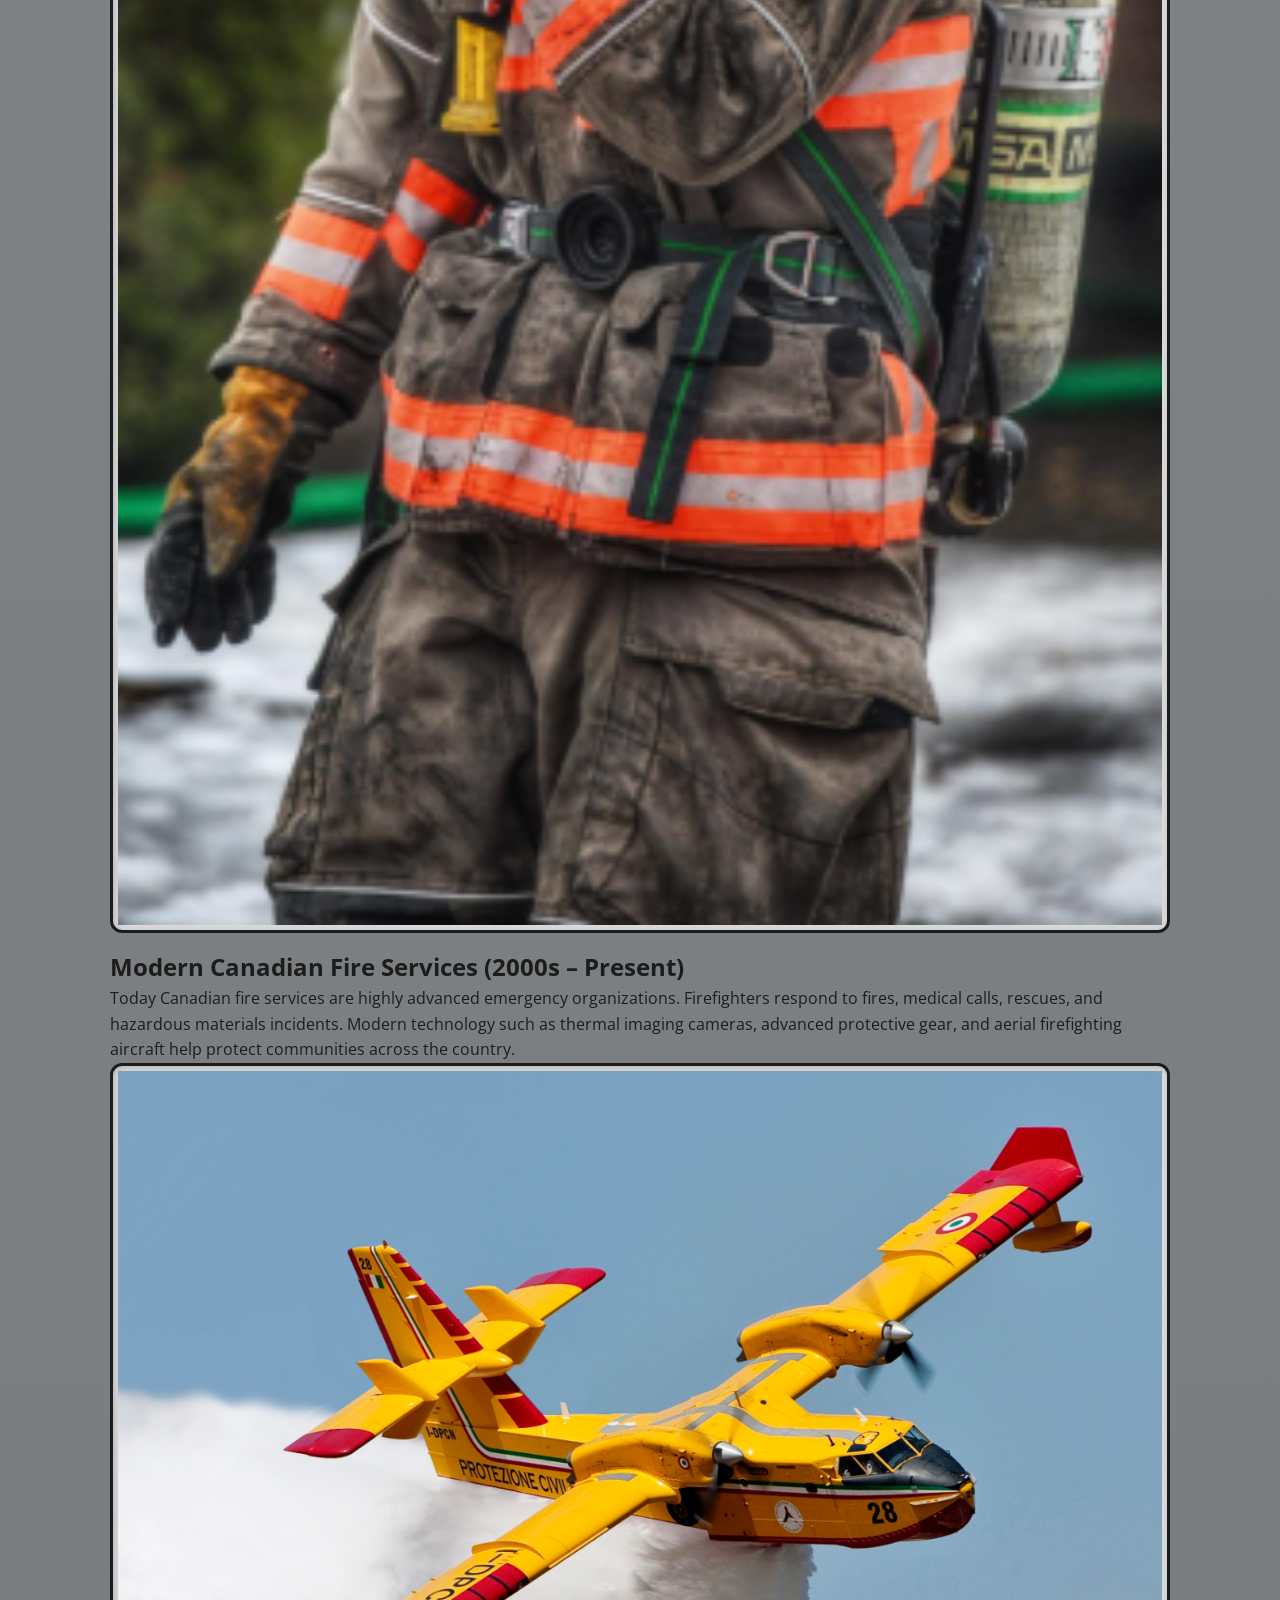
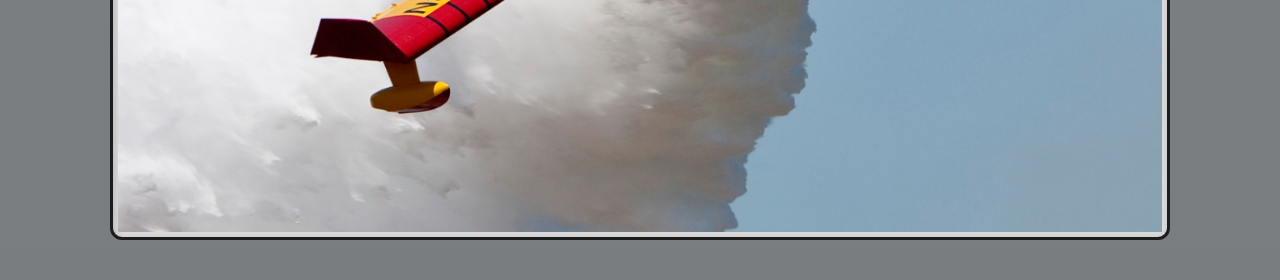
<file: history.html>
<!DOCTYPE html>
<html lang="en">

<head>
<meta charset="UTF-8">
<title>History – Canadian Fire and Emergency Fandom</title>
<meta name="viewport" content="width=device-width, initial-scale=1.0">

<link rel="preconnect" href="https://fonts.gstatic.com" crossorigin>

<link href="https://fonts.googleapis.com/css2?family=Montserrat:wght@700&family=Open+Sans:wght@400;700&display=swap" rel="stylesheet">

<link rel="stylesheet" href="CSS/styles.css">
</head>

<body>

<header class="site-header">
<div class="header-inner">

<div class="logo-title-group">
<img src="Assets/Images/Canadian Firefighter Logo for the Website (2).png" alt="Logo" class="logo">
<span class="site-title">Canadian Fire and Emergency Fandom</span>
</div>

<nav class="main-nav" id="mainNav">
<a href="index.html" class="nav-btn">Home</a>
<a href="firefighting-vehicles.html" class="nav-btn">Vehicles</a>
<a href="gear.html" class="nav-btn">Gear</a>
<a href="history.html" class="nav-btn active">History</a>
<a href="firesafety.html" class="nav-btn">Safety</a>
<a href="about.html" class="nav-btn">About</a>
</nav>

<div class="hamburger" onclick="toggleMenu()">☰</div>

</div>
</header>

<main class="container">

<h1 class="page-title">History of Firefighting in Canada</h1>

<p class="page-subtitle">
Explore the evolution of firefighting in Canada from Indigenous fire stewardship to the modern emergency services protecting communities today.
</p>

<div class="timeline-container">

<!-- ERA 1 -->

<div class="history-row">

<div class="history-text">

<h2>Indigenous Fire Stewardship (Before 1600)</h2>

<p>
Before European colonization, Indigenous peoples across Canada used controlled burning to manage forests, grasslands, and wildlife habitats. These fires encouraged plant growth, supported hunting practices, and reduced dangerous fuel buildup. Indigenous fire knowledge played an important role in maintaining ecological balance.
</p>

</div>

<div class="history-image">

<div class="image-crop">
<img src="Assets/History Images/Indigenous cultural burning Canada (Before 1600s).png" alt="Indigenous fire stewardship">
</div>

</div>

</div>

</div>

<!-- ERA 3 -->

<div class="history-row">

<div class="history-text">

<h2>Volunteer Fire Companies (1700s – 1800s)</h2>

<p>
As cities grew, organized volunteer fire companies began forming in places such as Halifax, Montreal, and Toronto. Volunteers used hand-pumped fire engines, hose carts, ladders, and axes to respond to fires. Fire bells and watchtowers were used to alert firefighters when emergencies occurred.
</p>

</div>

<div class="history-image">

<div class="image-crop">
<img src="Assets/History Images/oldtime_FF-300x199-1.jpg" alt="Volunteer firefighters">
</div>

</div>

</div>

<!-- ERA 4 -->

<div class="history-row">

<div class="history-text">

<h2>Major Urban Fires and Fire Safety Reforms (1800s – Early 1900s)</h2>

<p>
Large urban fires shaped the development of fire safety laws across Canada. One of the most famous events was the Great Fire of Toronto in 1904, which destroyed more than 100 buildings. These disasters led to stronger fire codes, improved building materials, and better urban planning.
</p>

</div>

<div class="history-image">

<div class="image-crop">
<img src="Assets/History Images/1920px-Where_the_Fire_Started_Toronto,_19th_April_1904_(HS85-10-14985).jpg" alt="Great Fire of Toronto 1904">
</div>

</div>

</div>

<!-- ERA 5 -->

<div class="history-row">

<div class="history-text">

<h2>Advances in Firefighting Technology (Late 1800s – Mid 1900s)</h2>

<p>
During this period firefighting technology improved dramatically. Steam-powered fire engines replaced hand-pumped equipment, allowing firefighters to pump water with greater force. By the early 1900s motorized fire trucks replaced horse-drawn apparatus, helping firefighters respond faster and carry more tools and equipment.
</p>

</div>

<div class="history-image">

<div class="image-crop">
<img src="Assets/History Images/Steam Fire Engine.jpg" alt="Steam fire engine">
</div>

</div>

</div>

<!-- ERA 6 -->

<div class="history-row">

<div class="history-text">

<h2>Professional Fire Services (1950s – 1990s)</h2>

<p>
Fire departments across Canada gradually became professional emergency services with trained full-time firefighters. Standardized procedures, improved turnout gear, and self-contained breathing apparatus (SCBA) improved firefighter safety. Departments also began responding to medical emergencies, hazardous materials incidents, and technical rescues.
</p>

</div>

<div class="history-image">

<div class="image-crop">
<img src="Assets/History Images/Toronto Firefighter wearing SCBA.png" alt="Firefighter wearing SCBA">
</div>

</div>

</div>

<!-- ERA 7 -->

<div class="history-row">

<div class="history-text">

<h2>Modern Canadian Fire Services (2000s – Present)</h2>

<p>
Today Canadian fire services are highly advanced emergency organizations. Firefighters respond to fires, medical calls, rescues, and hazardous materials incidents. Modern technology such as thermal imaging cameras, advanced protective gear, and aerial firefighting aircraft help protect communities across the country.
</p>

</div>

<div class="history-image">

<div class="image-crop">
<img src="Assets/History Images/Canadair Water Bomber .png" alt="Wildfire water bomber aircraft">
</div>

</div>

</div>

</div>

</main>

<script>

function toggleMenu(){
document.getElementById("mainNav").classList.toggle("open");
}

</script>

</body>
</html>
</file>
<file: CSS/styles.css>
/* --- RESET & FOUNDATION --- */
* {
    box-sizing: border-box;
    margin: 0;
    padding: 0;
    transition: all 0.25s ease;
}

body {
    font-family: 'Open Sans', sans-serif;
    background: linear-gradient(180deg, #8A8D8F 0%, #7A7D7F 100%);
    color: #1C1C1C;
    line-height: 1.6;
    overflow-x: hidden;
}

/* --- HEADER (RED) --- */
.site-header {
    background-color: #C8102E;
    border-bottom: 4px solid #1C1C1C;
    padding: 12px 0;
    position: sticky;
    top: 0;
    z-index: 1000;
    height: 90px;
    box-shadow: 0 4px 6px rgba(0,0,0,0.2);
    backdrop-filter: blur(6px);
}

.header-inner {
    max-width: 1200px;
    margin: 0 auto;
    height: 100%;
    display: flex;
    justify-content: space-between;
    align-items: center;
    padding: 0 20px;
    position: relative;
}

.logo-title-group {
    display: flex;
    align-items: center;
    gap: 35px;
}

.logo {
    height: 90px;
    width: auto;
    filter: drop-shadow(4px 4px 4px rgba(0,0,0,0.4));
    cursor: pointer;
}

.logo:hover {
    transform: scale(1.05) translateY(-2px);
    filter: drop-shadow(6px 6px 5px rgba(0,0,0,0.5));
}

.site-title {
    font-family: 'Montserrat', sans-serif;
    color: #FFFFFF;
    font-weight: 700;
    font-size: 1.2rem;
    text-shadow: 1px 1px 0px #1C1C1C;
}

/* --- NAVIGATION BUTTONS --- */
.main-nav {
    display: flex;
    gap: 10px;
}

.nav-btn {
    display: inline-flex;
    align-items: center;
    justify-content: center;
    background-color: #FFD100;
    color: #1C1C1C !important;
    padding: 0 20px;
    height: 42px;
    text-decoration: none;
    font-weight: 700;
    font-family: 'Montserrat', sans-serif;
    border-radius: 50px;
    border: 2px solid #1C1C1C;
    font-size: 12px;
    text-transform: uppercase;
    box-shadow: 2px 2px 0px rgba(0,0,0,0.3);
}

.nav-btn.active {
    background-color: #1C1C1C;
    color: #FFD100 !important;
    border-color: #FFD100;
}

.nav-btn:hover {
    transform: translateY(-2px);
    box-shadow: 5px 5px 0px rgba(0,0,0,0.45);
}

/* --- HAMBURGER MENU --- */
.hamburger {
    display: none;
    cursor: pointer;
    font-size: 1.8rem;
    color: #FFD100;
    z-index: 3000;
    margin-left: auto;
    padding: 5px 10px;
    border-radius: 8px;
}

.hamburger:hover {
    background-color: rgba(255, 255, 255, 0.15);
}

.hamburger.open {
    color: #FFFFFF;
    transform: rotate(90deg);
}

@media (max-width: 1100px) {
    .main-nav { display: none; flex-direction: column; }

    .hamburger { display: block; }

    .main-nav.open {
        display: flex;
        flex-direction: column;
        position: fixed;
        top: 0;
        left: 0;
        width: 100%;
        height: 100vh;
        background-color: #C8102E;
        padding: 100px 20px 20px 20px;
        gap: 15px;
        z-index: 2000;
        overflow-y: auto;
        animation: slideDown 0.3s ease;
    }

    .nav-btn { width: 100%; text-align: center; }
}

/* --- HERO SECTION --- */
.hero-box {
    background-color: #333333;
    border: 3px solid #1C1C1C;
    border-radius: 20px;
    padding: 30px 20px;
    text-align: center;
    max-width: 800px;
    width: 95%;
    margin: 30px auto;
    box-shadow: 8px 8px 0px #1C1C1C;
    display: flex;
    flex-direction: column;
    align-items: center;
}

.hero-home {
    padding: 80px 20px;
    background: linear-gradient(rgba(0,0,0,0.65), rgba(0,0,0,0.65)),
                url('../Assets/Images/hero-bg.jpg');
    background-size: cover;
    background-position: center;
    color: white;
    text-align: center;
    position: relative;
    overflow: hidden;
}

.hero-home::after {
    content: "";
    position: absolute;
    width: 300px;
    height: 300px;
    background: rgba(255, 209, 0, 0.2);
    filter: blur(80px);
    top: -50px;
    left: -50px;
}

.hero-img {
    width: 100%;
    max-width: 550px;
    border-radius: 12px;
    border: 2px solid #1C1C1C;
    margin-bottom: 20px;
}

/* --- PAGE TITLES --- */
.page-title {
    font-family: 'Montserrat', sans-serif;
    font-size: 2.2rem;
    font-weight: 900;
    margin-bottom: 10px;
    text-align: center;
}

.page-subtitle {
    text-align: center;
    margin-bottom: 40px;
    font-size: 1.1rem;
}

/* --- CONTAINER --- */
.container {
    max-width: 1100px;
    margin: 40px auto;
    padding: 0 20px;
}

/* --- GRID SYSTEM --- */
.item-grid, .truck-grid {
    display: grid;
    grid-template-columns: repeat(auto-fit, minmax(320px, 1fr));
    gap: 30px;
}

/* --- CARD DESIGN --- */
.item-card, .truck-card {
    background: #B1B3B3;
    border: 3px solid #1C1C1C;
    border-radius: 15px;
    padding: 20px;
    box-shadow: 8px 8px 0px #1C1C1C;
    display: flex;
    flex-direction: column;
    position: relative;
    overflow: hidden;
}

.item-card:hover, .truck-card:hover {
    transform: translateY(-3px);
    box-shadow: 12px 12px 0px #1C1C1C;
}

.item-card::before,
.truck-card::before {
    content: "";
    position: absolute;
    top: 0;
    left: -100%;
    width: 100%;
    height: 100%;
    background: linear-gradient(120deg, transparent, rgba(255,255,255,0.2), transparent);
}

.item-card:hover::before,
.truck-card:hover::before {
    left: 100%;
}

/* --- IMAGE BOXES --- */
.image-crop {
    width: 100%;
    min-height: 240px;
    background: #D9D9D9;
    border: 3px solid #1C1C1C;
    border-radius: 12px;
    display: flex;
    align-items: center;
    justify-content: center;
    overflow: hidden;
    margin-bottom: 15px;
    padding: 5px;
    box-shadow: inset 2px 2px 6px rgba(0,0,0,0.15);
}

.image-crop img {
    width: 100%;
    object-fit: contain;
}

.item-card:hover .image-crop img {
    transform: scale(1.05);
}

/* --- BUTTONS --- */
.pill-btn, .view-btn {
    display: inline-flex;
    justify-content: center;
    padding: 0 30px;
    height: 40px;
    border-radius: 50px;
    font-weight: 800;
    border: 3px solid #1C1C1C;
    background-color: #FFD100;
    color: #1C1C1C;
    margin-top: auto;
}

.view-btn:hover {
    transform: translateY(-2px);
}

/* --- SECTION BLOCK --- */
.section-block {
    background-color: #D9D9D9;
    border: 3px solid #1C1C1C;
    border-radius: 15px;
    padding: 25px 30px;
    margin-bottom: 30px;
    box-shadow: 8px 8px 0px #1C1C1C;
    position: relative;
}

.section-block::after {
    content: "";
    position: absolute;
    inset: 0;
    border-radius: 15px;
    box-shadow: inset 0 0 20px rgba(0,0,0,0.08);
    pointer-events: none;
}

/* --- MOBILE ANIMATION --- */
@keyframes slideDown {
    from { opacity: 0; transform: translateY(-20px); }
    to { opacity: 1; transform: translateY(0); }
}
</file>
